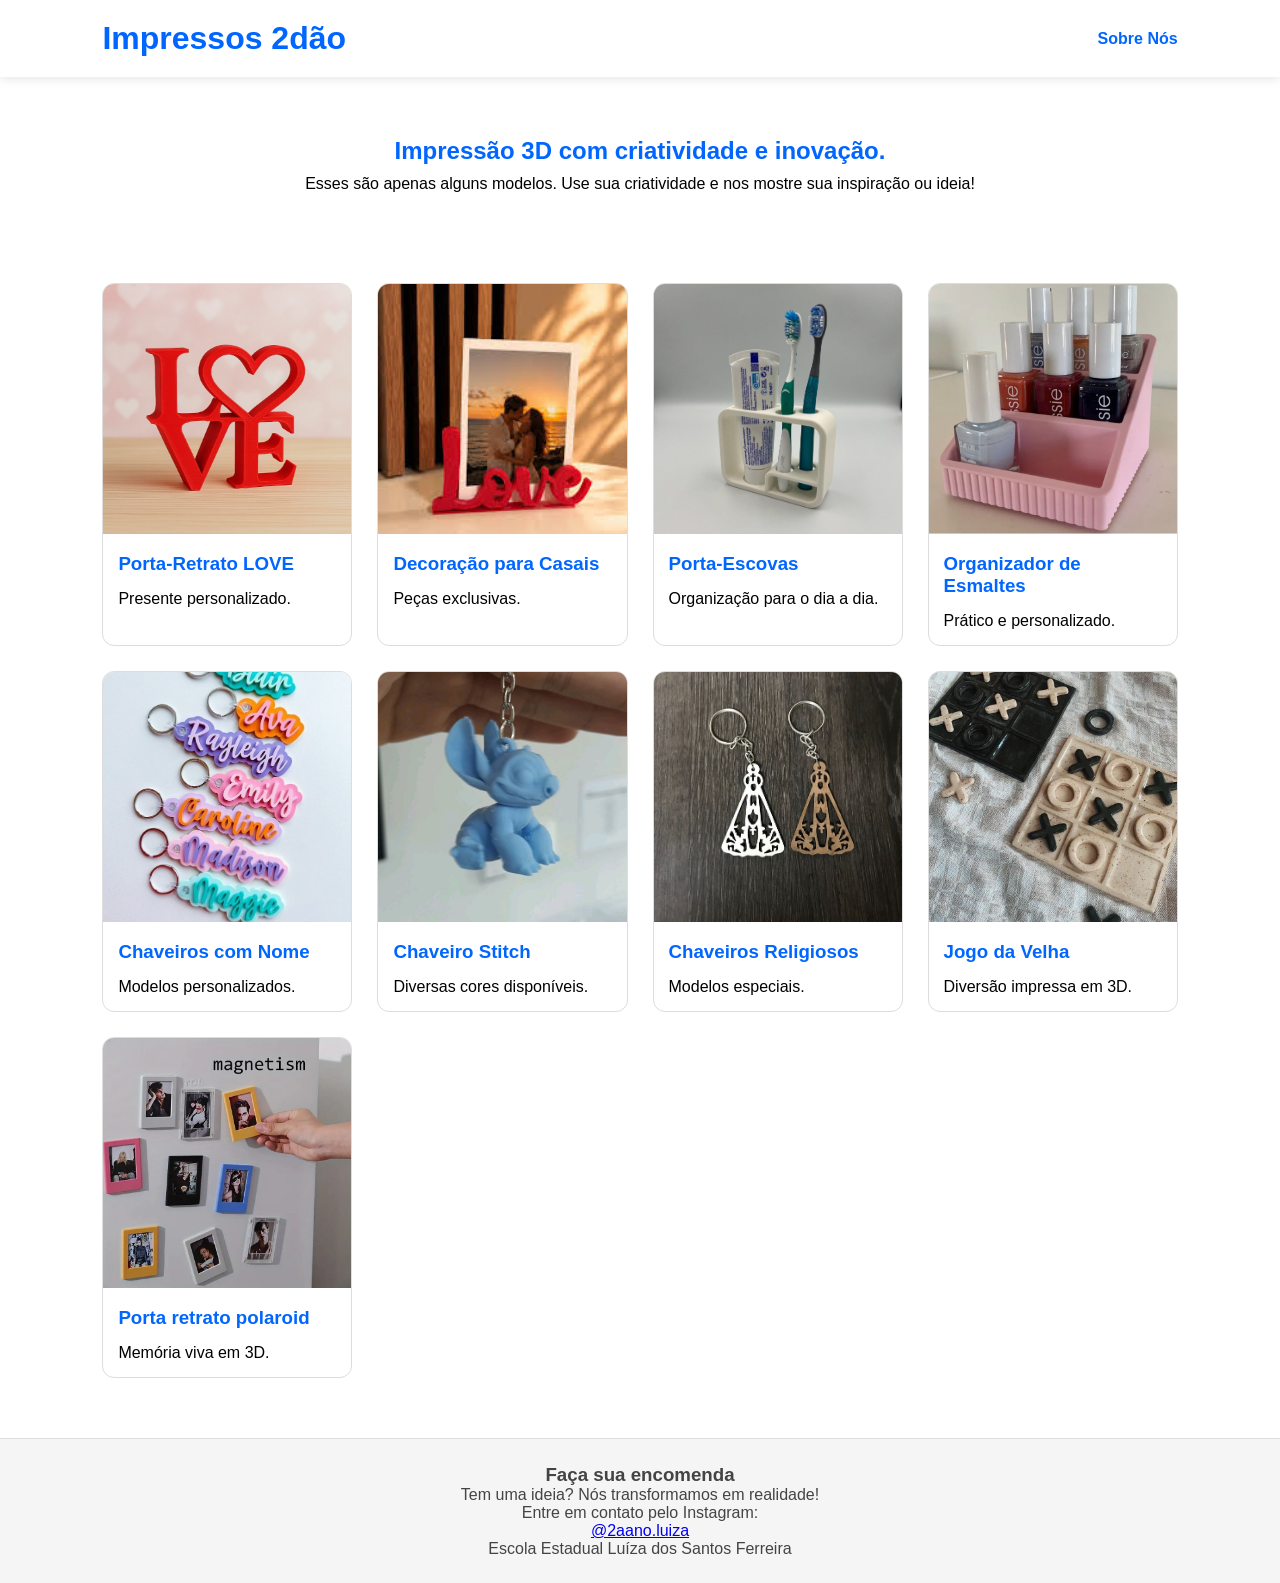
<file: index.html>
<!DOCTYPE html>
<html lang="pt-BR">
<head>
<meta charset="UTF-8">
<meta name="viewport" content="width=device-width, initial-scale=1.0">
<title>Impressos 2dão</title>
<link rel="stylesheet" href="style.css">
</head>
<body>

<header>
    <h1>Impressos 2dão</h1>

    <nav>
        <a href="sobre.html">Sobre Nós</a>
    </nav>
</header>

<section class="banner">
    <h2>Impressão 3D com criatividade e inovação.</h2>
    <p>Esses são apenas alguns modelos. Use sua criatividade e nos mostre
        sua inspiração ou ideia!</p>
</section>

<section class="catalogo">

    <div class="produto">
        <img src="love.jpg">
        <h3>Porta-Retrato LOVE</h3>
        <p>Presente personalizado.</p>
    </div>

    <div class="produto">
        <img src="foto casal.jpg">
        <h3>Decoração para Casais</h3>
        <p>Peças exclusivas.</p>
    </div>

    <div class="produto">
        <img src="porta escova.jpg">
        <h3>Porta-Escovas</h3>
        <p>Organização para o dia a dia.</p>
    </div>

    <div class="produto">
        <img src="portador de esmalte.jpg">
        <h3>Organizador de Esmaltes</h3>
        <p>Prático e personalizado.</p>
    </div>

    <div class="produto">
        <img src="chaveiro.jpg">
        <h3>Chaveiros com Nome</h3>
        <p>Modelos personalizados.</p>
    </div>

    <div class="produto">
        <img src="chaveiro bicho.jpg">
        <h3>Chaveiro Stitch</h3>
        <p>Diversas cores disponíveis.</p>
    </div>

    <div class="produto">
        <img src="chaveiro religioso.jpg">
        <h3>Chaveiros Religiosos</h3>
        <p>Modelos especiais.</p>
    </div>

    <div class="produto">
        <img src="jogo da velha.jpg">
        <h3>Jogo da Velha</h3>
        <p>Diversão impressa em 3D.</p>
    </div>

    <div class="produto">
        <img src="porta retrato.jpg">
        <h3>Porta retrato polaroid</h3>
        <p>Memória viva em 3D.</p>
    </div>

    

</section>

<footer id="contato">
    <h3>Faça sua encomenda</h3>

    <p>
        Tem uma ideia? Nós transformamos em realidade!
    </p>

    <p>
        Entre em contato pelo Instagram:
    </p>

    <a href="https://instagram.com/2aano.luiza" target="_blank">
        @2aano.luiza
    </a>
    <p>Escola Estadual Luíza dos Santos Ferreira</p>
</footer>

</body>
</html>
</file>
<file: style.css>
*{
    margin:0;
    padding:0;
    box-sizing:border-box;
    font-family:Arial, sans-serif;
}

body{
    background:#ffffff;
}

header{
    background:white;
    display:flex;
    justify-content:space-between;
    align-items:center;
    padding:20px 8%;
    box-shadow:0 2px 10px rgba(0,0,0,0.1);
}

header h1{
    color:#0066ff;
}

nav a{
    text-decoration:none;
    color:#0066ff;
    margin-left:20px;
    font-weight:bold;
}

.banner{
    text-align:center;
    padding:60px 20px;
}

.banner h2{
    color:#0066ff;
    margin-bottom:10px;
}

.catalogo{
    display:grid;
    grid-template-columns:repeat(auto-fit,minmax(250px,1fr));
    gap:25px;
    padding:30px 8%;
}

.produto{
    border:1px solid #ddd;
    border-radius:12px;
    overflow:hidden;
    transition:0.3s;
}

.produto:hover{
    transform:translateY(-5px);
}

.produto img{
    width:100%;
    height:250px;
    object-fit:cover;
}

.produto h3{
    color:#0066ff;
    padding:15px;
}

.produto p{
    padding:0 15px 15px;
}

/* PÁGINA SOBRE */

.sobre{
    background-image:url("turma.jpg");
    background-size:cover;
    background-position:center;
    background-repeat:no-repeat;

    padding:80px 20px 0;
}

.sobre-conteudo{
    max-width:1000px;
    margin:auto;

    background:rgba(255,255,255,0.92);

    padding:40px;
    border-radius:25px 25px 0 0;

    backdrop-filter:blur(4px);

    box-shadow:0 10px 30px rgba(0,0,0,0.15);
}

.sobre h2{
    text-align:center;
    color:#0066ff;
    font-size:3rem;
    margin-bottom:30px;
}

.sobre p{
    font-size:1.15rem;
    line-height:1.9;
    margin-bottom:20px;
    color:#333;
}

.encomenda{
    margin-top:40px;
    background:#eef5ff;
    padding:25px;
    border-radius:15px;
}

.encomenda h3{
    color:#0066ff;
    margin-bottom:15px;
}

.encomenda strong{
    color:#0066ff;
    font-size:1.2rem;
}

.foto-baixo{
    width:100%;
}

.foto-baixo img{
    width:100%;
    display:block;
}

footer{
    text-align:center;
    padding:25px;
    background:white;
    color:#444;
    border-top:1px solid #ddd;
}

@media(max-width:768px){

    .sobre h2{
        font-size:2rem;
    }

    .sobre-conteudo{
        padding:25px;
    }

    .sobre p{
        font-size:1rem;
    }

}
footer{
    text-align:center;
    padding:25px;
    background:#f5f5f5;
    margin-top:30px;
}
.foto-extra{
    width:100%;
}

.foto-extra img{
    width:100%;
    display:block;
    object-fit:cover;
}

@media(max-width:768px){

header{
    flex-direction:column;
    gap:15px;
}

nav{
    display:flex;
    gap:15px;
}

}
</file>
